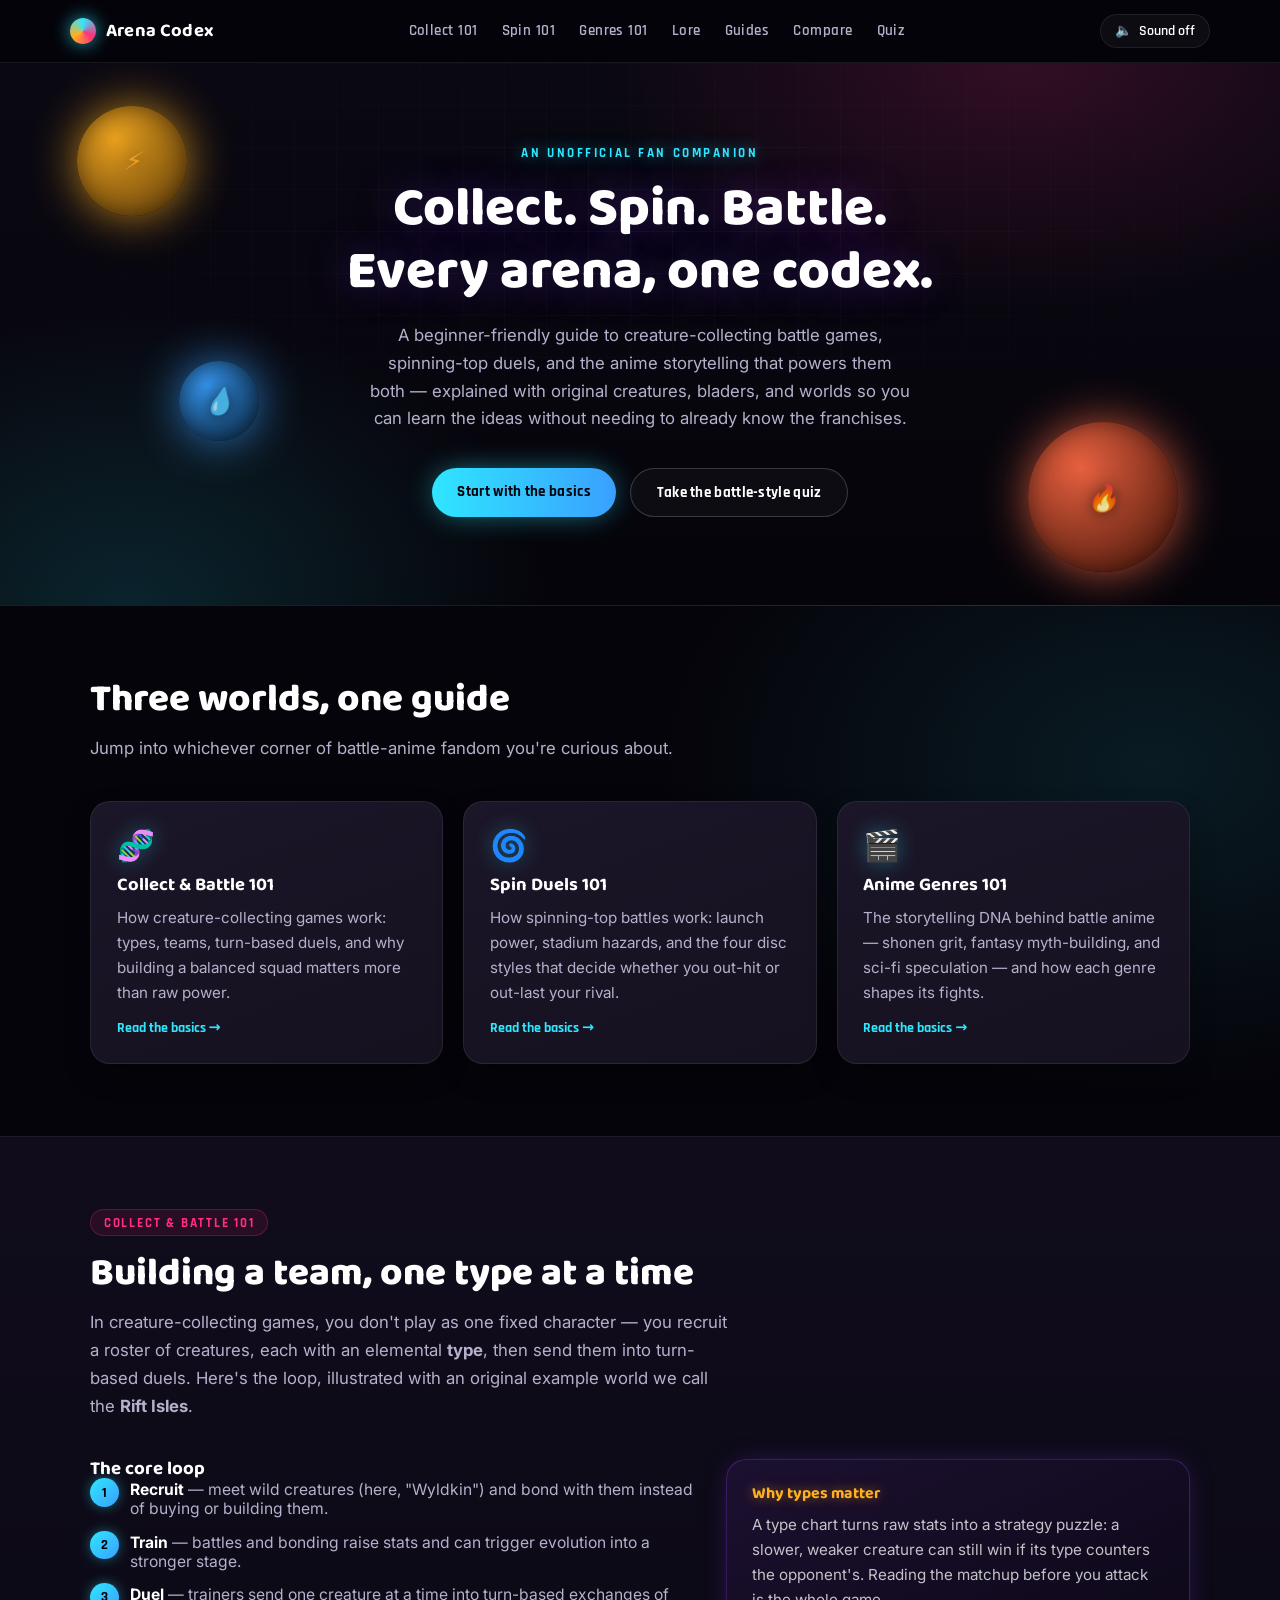
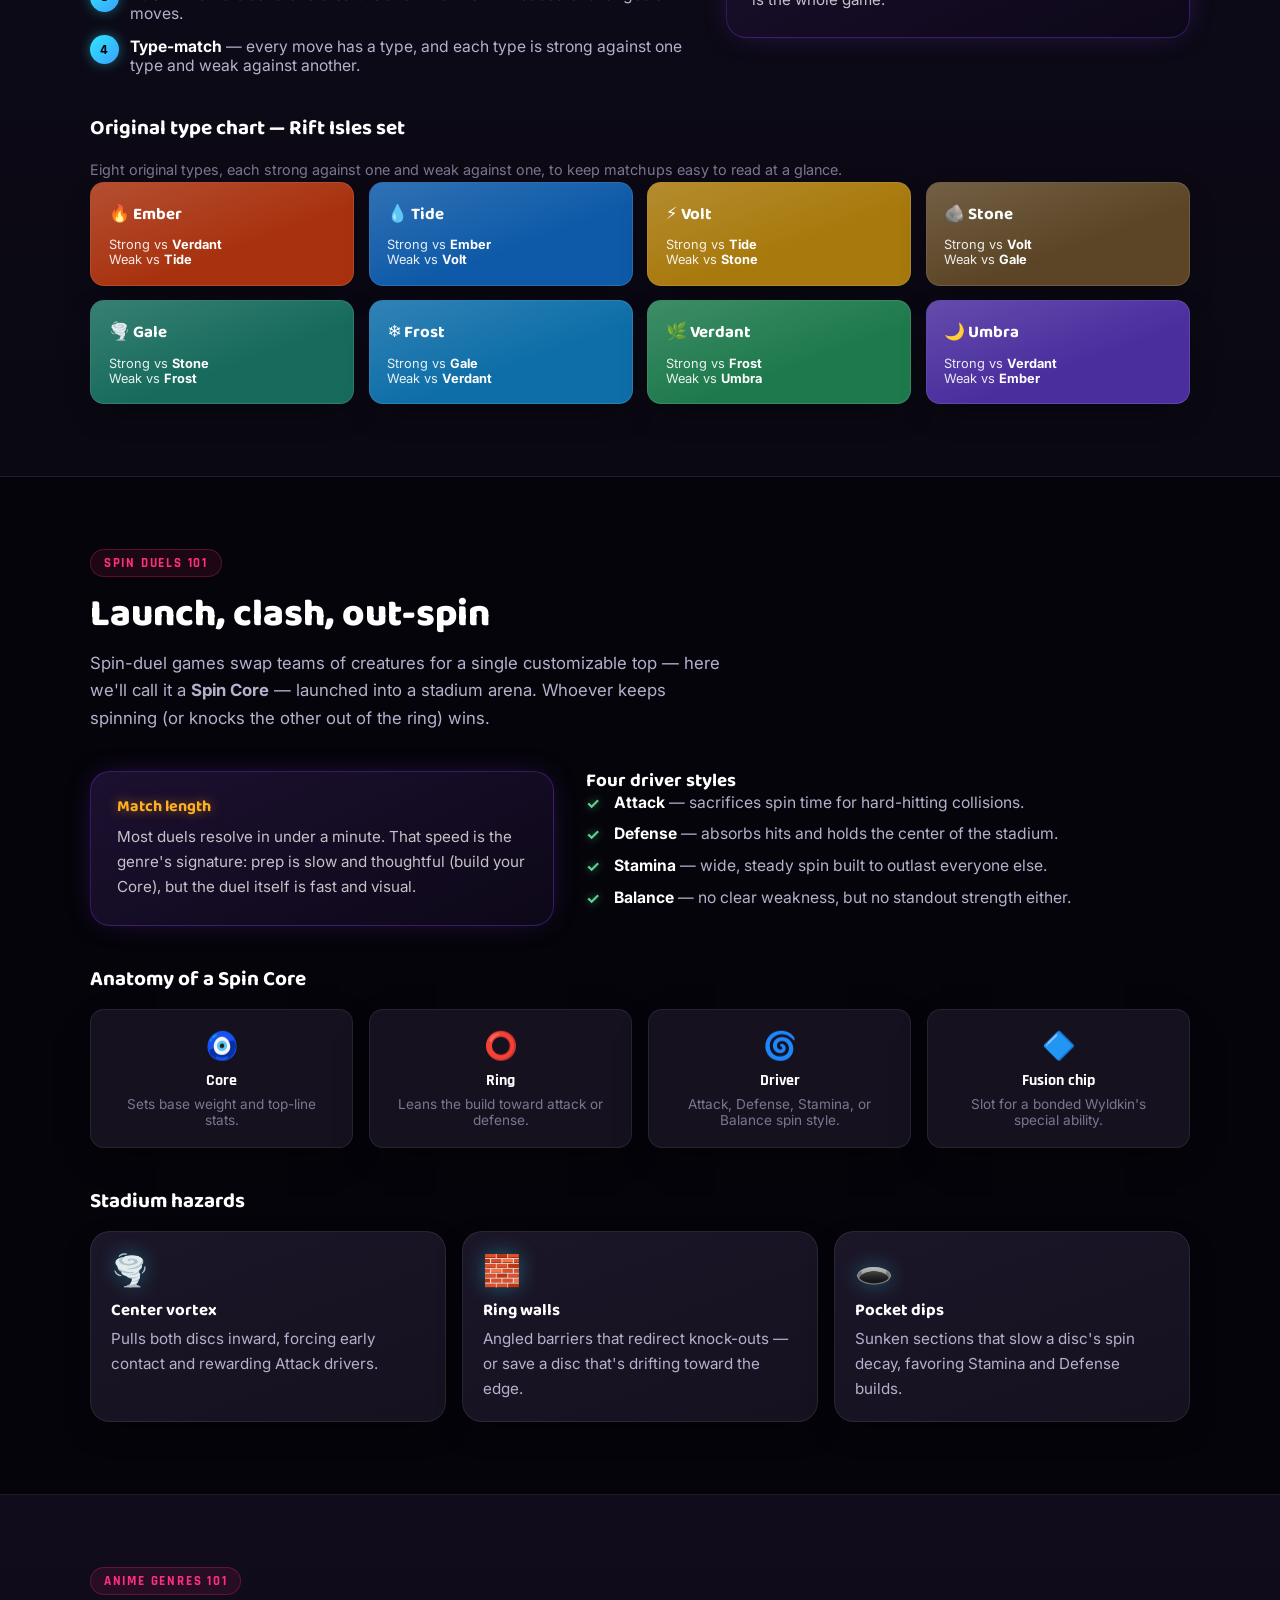
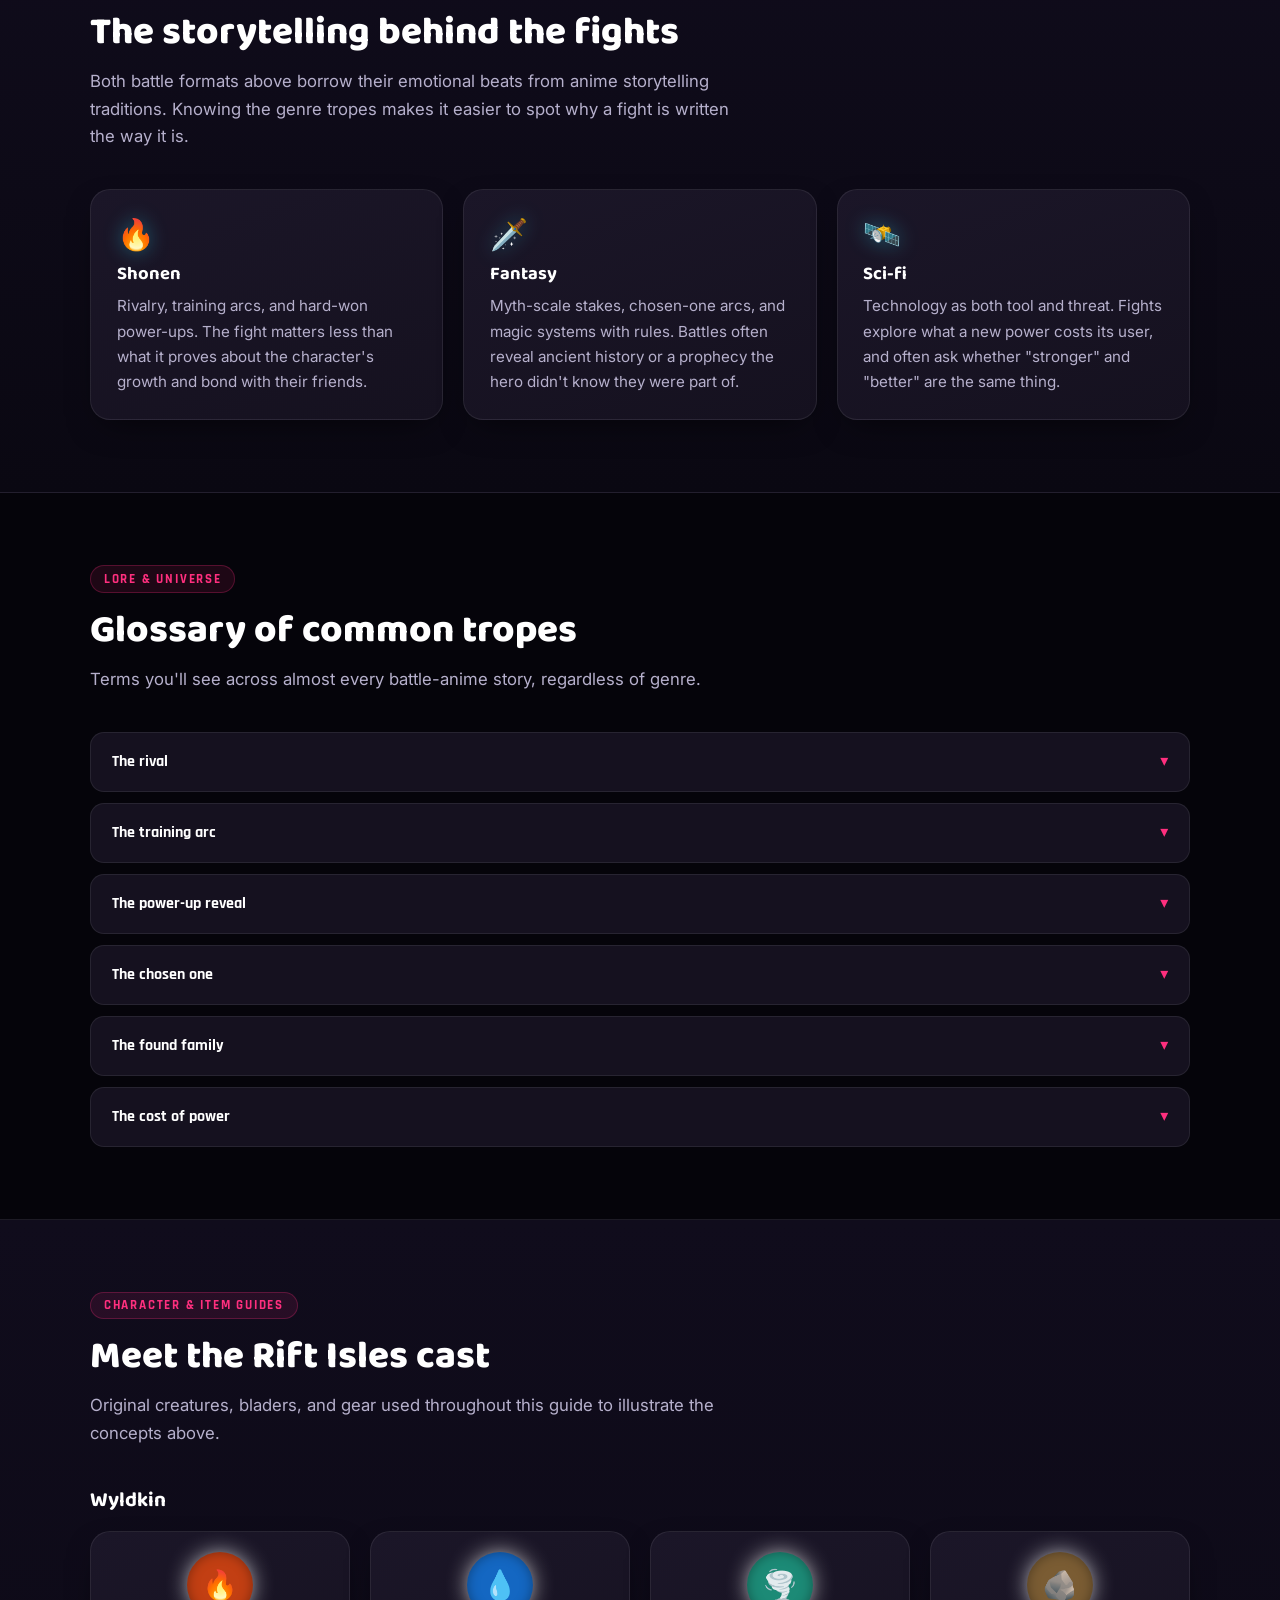
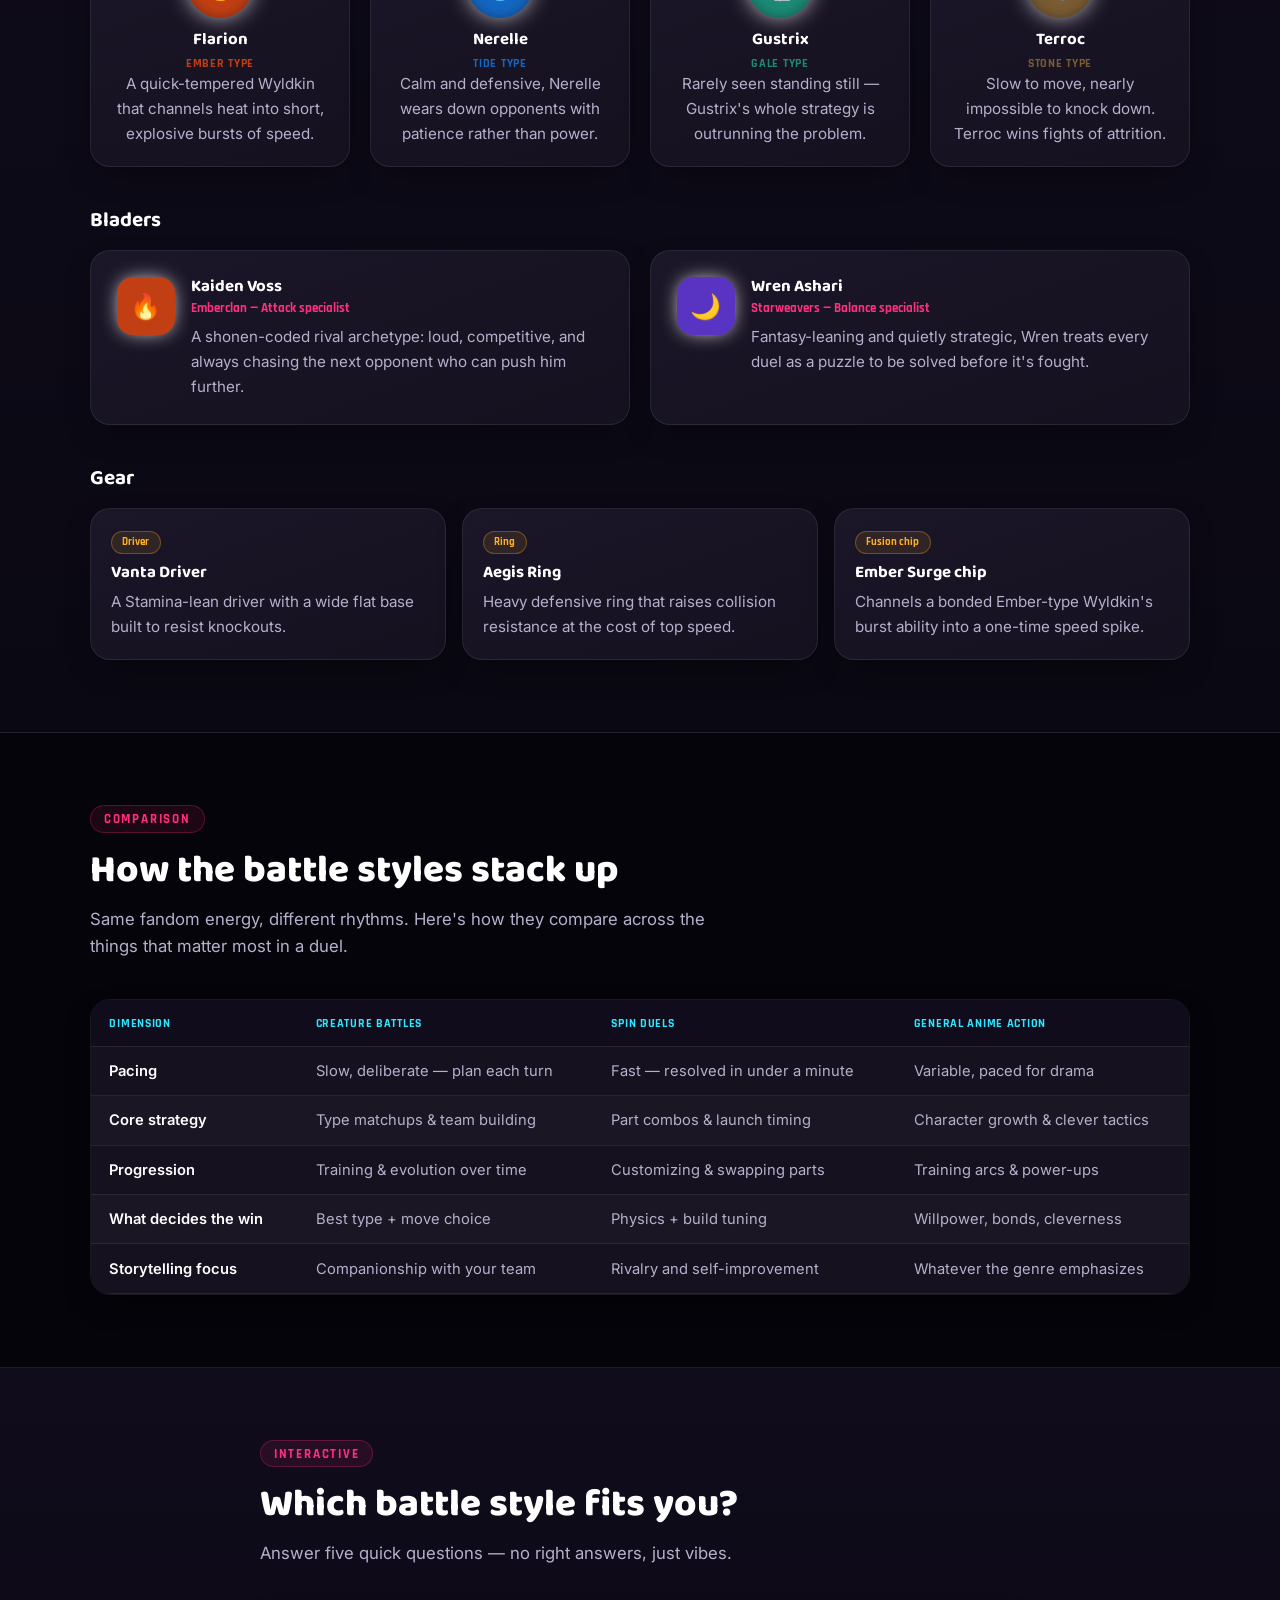
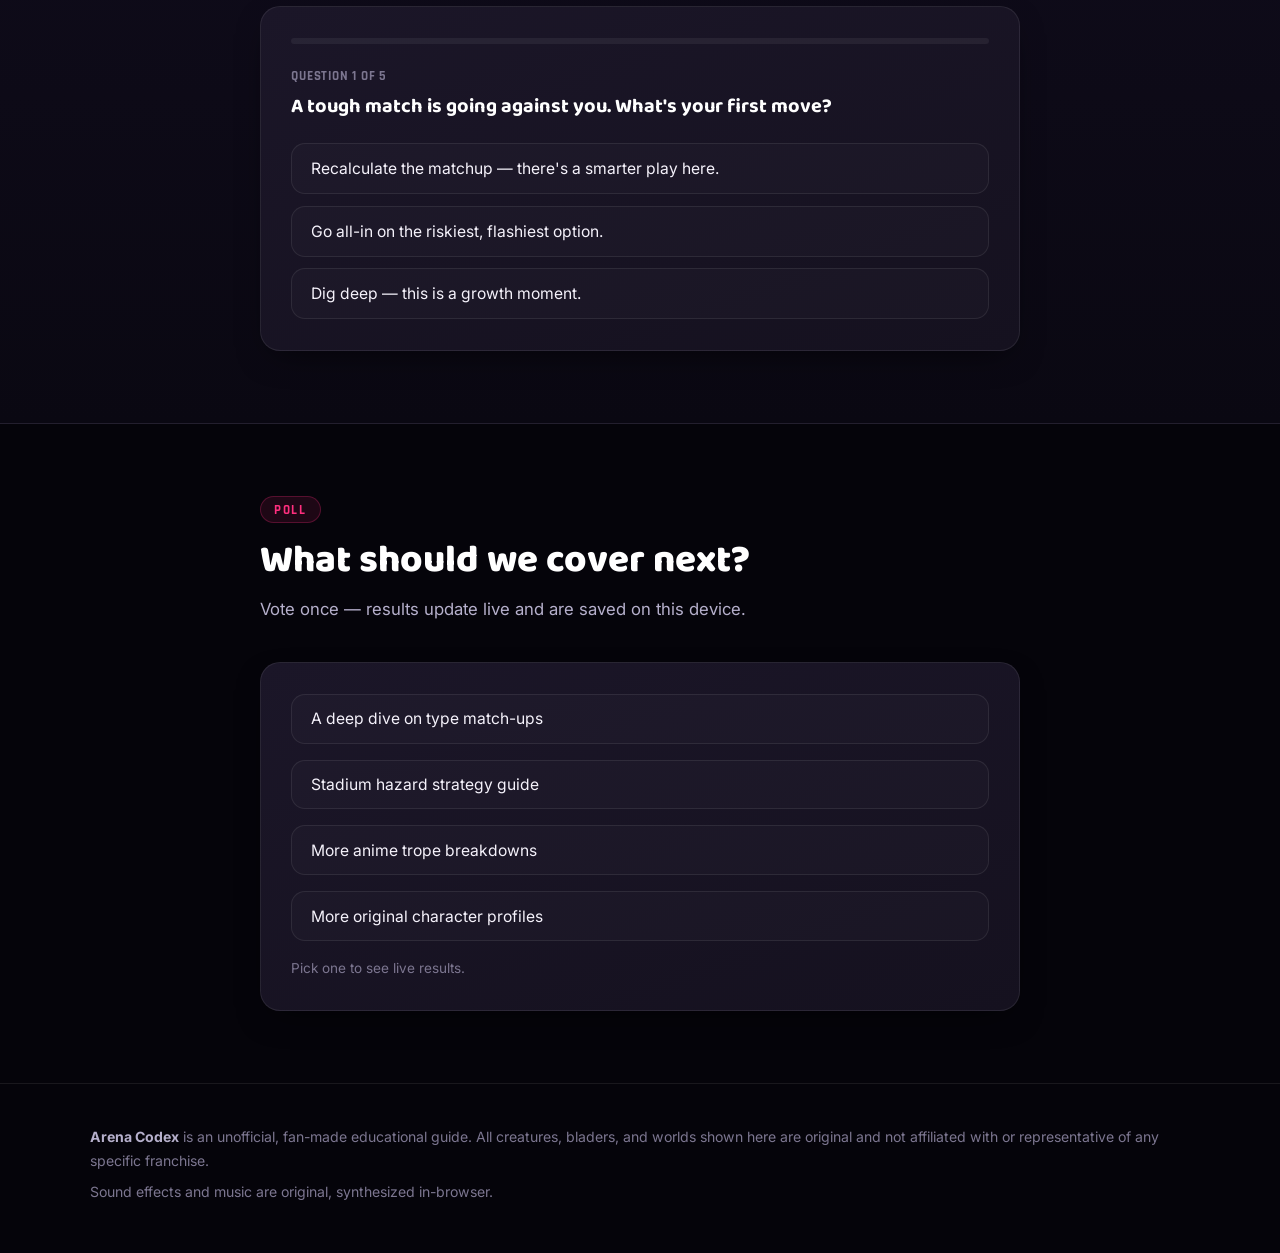
<file: index.html>
<!DOCTYPE html>
<html lang="en">
<head>
<meta charset="UTF-8">
<meta name="viewport" content="width=device-width, initial-scale=1.0">
<title>Arena Codex — Collect. Spin. Battle.</title>
<meta name="description" content="A fan's guide to creature-collecting battles, spinning top duels, and anime storytelling — with original characters, lore, quizzes, and infographics.">
<link rel="preconnect" href="https://fonts.googleapis.com">
<link rel="preconnect" href="https://fonts.gstatic.com" crossorigin>
<link href="https://fonts.googleapis.com/css2?family=Baloo+2:wght@500;700;800&family=Rajdhani:wght@500;600;700&family=Inter:wght@400;500;600&display=swap" rel="stylesheet">
<style>
:root {
  --void: #05040a;
  --bg-0: #0a0812;
  --bg-1: #100c1c;
  --bg-2: #17121f;
  --card-bg: #15111f;
  --card-bg-2: #1b1628;

  --cyan: #2fe6ff;
  --cyan-dim: #17a8bf;
  --magenta: #ff2f7e;
  --magenta-dim: #b81f5c;
  --gold: #ffb020;
  --violet: #8a3ffc;
  --coral: #ff6a45;
  --blue: #3aa0ff;
  --green: #5ad48f;

  --text-primary: #f5f2fb;
  --text-mid: #b6b0cc;
  --text-mute: #7c7690;
  --border-soft: rgba(255, 255, 255, 0.08);
  --border-strong: rgba(255, 255, 255, 0.18);
  --border-glow: rgba(47, 230, 255, 0.35);

  --font-display: 'Baloo 2', system-ui, sans-serif;
  --font-tag: 'Rajdhani', system-ui, sans-serif;
  --font-body: 'Inter', system-ui, sans-serif;

  --radius-lg: 20px;
  --radius-md: 14px;
  --shadow-card: 0 12px 34px -14px rgba(0, 0, 0, 0.7);
  --shadow-pop: 0 20px 50px -16px rgba(0, 0, 0, 0.85);
  --glow-cyan: 0 0 24px -4px rgba(47, 230, 255, 0.45);
  --glow-magenta: 0 0 24px -4px rgba(255, 47, 126, 0.45);
  --glow-gold: 0 0 24px -4px rgba(255, 176, 32, 0.4);
}

* { box-sizing: border-box; }
html { scroll-behavior: smooth; }
body {
  margin: 0;
  font-family: var(--font-body);
  color: var(--text-primary);
  background:
    radial-gradient(ellipse 900px 500px at 15% -5%, rgba(138, 63, 252, 0.16), transparent 60%),
    radial-gradient(ellipse 900px 600px at 90% 10%, rgba(47, 230, 255, 0.10), transparent 55%),
    var(--void);
  -webkit-font-smoothing: antialiased;
}
img { max-width: 100%; display: block; }
a { color: inherit; text-decoration: none; }
h1, h2, h3, h4 { font-family: var(--font-display); margin: 0; line-height: 1.15; }
p { margin: 0; line-height: 1.65; color: var(--text-mid); }
ul, ol { margin: 0; padding: 0; }
button { font-family: var(--font-body); cursor: pointer; }

.muted-note { color: var(--text-mute); font-size: 0.9rem; }

/* ---------- Header ---------- */
.site-header {
  position: sticky; top: 0; z-index: 100;
  background: rgba(5, 4, 10, 0.85);
  backdrop-filter: blur(14px);
  border-bottom: 1px solid var(--border-soft);
}
.header-inner {
  max-width: 1180px; margin: 0 auto; padding: 0.85rem 1.25rem;
  display: flex; align-items: center; justify-content: space-between; gap: 1rem;
}
.brand {
  display: flex; align-items: center; gap: 10px;
  font-family: var(--font-display); font-weight: 700; font-size: 1.15rem; color: #fff;
  letter-spacing: 0.01em;
}
.brand-disc {
  width: 26px; height: 26px; border-radius: 50%;
  background: conic-gradient(from 0deg, var(--cyan), var(--magenta), var(--gold), var(--cyan));
  box-shadow: 0 0 18px rgba(47, 230, 255, 0.7);
  animation: spin 4s linear infinite;
}
.main-nav { display: flex; gap: 1.5rem; }
.main-nav a {
  color: var(--text-mid); font-family: var(--font-tag); font-weight: 600;
  font-size: 0.95rem; letter-spacing: 0.03em; padding: 0.4rem 0; position: relative;
  transition: color 0.2s ease;
}
.main-nav a::after {
  content: ""; position: absolute; left: 0; bottom: -2px; height: 2px; width: 0;
  background: linear-gradient(90deg, var(--cyan), var(--magenta));
  box-shadow: 0 0 8px rgba(47, 230, 255, 0.8);
  transition: width 0.25s ease;
}
.main-nav a:hover { color: #fff; }
.main-nav a:hover::after { width: 100%; }

.header-actions { display: flex; align-items: center; gap: 0.6rem; }
.icon-btn {
  background: rgba(255,255,255,0.04); border: 1px solid var(--border-soft);
  color: #fff; border-radius: 999px; padding: 0.45rem 0.9rem;
  display: flex; align-items: center; gap: 0.4rem; font-size: 0.85rem;
  font-family: var(--font-tag); font-weight: 600; transition: all 0.2s ease;
}
.icon-btn:hover { background: rgba(255,255,255,0.09); border-color: var(--border-strong); }
.icon-btn[aria-pressed="true"] {
  background: linear-gradient(90deg, var(--cyan), var(--magenta));
  border-color: transparent; color: #05040a; box-shadow: var(--glow-cyan);
}
.sound-label { display: none; }

.menu-btn { display: none; flex-direction: column; gap: 4px; padding: 0.55rem 0.6rem; }
.menu-btn span { width: 18px; height: 2px; background: #fff; border-radius: 2px; }

/* ---------- Hero ---------- */
.hero {
  position: relative; overflow: hidden;
  background:
    radial-gradient(ellipse 700px 420px at 80% 0%, rgba(255, 47, 126, 0.16), transparent 60%),
    radial-gradient(ellipse 700px 500px at 10% 100%, rgba(47, 230, 255, 0.14), transparent 60%),
    linear-gradient(180deg, var(--bg-0), var(--void));
  padding: 5rem 1.25rem 5.5rem;
  color: #fff;
  border-bottom: 1px solid var(--border-soft);
}
.hero::before {
  content: "";
  position: absolute; inset: 0;
  background-image:
    linear-gradient(rgba(255,255,255,0.035) 1px, transparent 1px),
    linear-gradient(90deg, rgba(255,255,255,0.035) 1px, transparent 1px);
  background-size: 42px 42px;
  mask-image: radial-gradient(ellipse 80% 60% at 50% 30%, black, transparent 75%);
  pointer-events: none;
}
.hero-inner { max-width: 640px; margin: 0 auto; position: relative; z-index: 2; text-align: center; }
.eyebrow {
  font-family: var(--font-tag); text-transform: uppercase; letter-spacing: 0.2em;
  font-size: 0.8rem; color: var(--cyan); margin-bottom: 0.9rem; font-weight: 700;
  text-shadow: 0 0 16px rgba(47, 230, 255, 0.6);
}
.hero h1 {
  font-size: clamp(2.1rem, 6.5vw, 3.4rem); font-weight: 800; margin-bottom: 1.2rem;
  text-shadow: 0 0 40px rgba(138, 63, 252, 0.35);
}
.hero-sub { color: var(--text-mid); font-size: 1.05rem; max-width: 540px; margin: 0 auto 2.2rem; }
.hero-cta { display: flex; gap: 0.85rem; justify-content: center; flex-wrap: wrap; }

.btn {
  font-family: var(--font-tag); font-weight: 700; font-size: 0.95rem;
  padding: 0.85rem 1.6rem; border-radius: 999px; border: none; letter-spacing: 0.02em;
  transition: transform 0.15s ease, box-shadow 0.15s ease;
}
.btn:active { transform: scale(0.97); }
.btn-primary {
  background: linear-gradient(90deg, var(--cyan), var(--blue));
  color: #05040a; box-shadow: 0 0 30px -6px rgba(47, 230, 255, 0.65);
}
.btn-primary:hover { box-shadow: 0 0 40px -4px rgba(47, 230, 255, 0.85); transform: translateY(-1px); }
.btn-ghost {
  background: rgba(255,255,255,0.03); color: #fff; border: 1px solid var(--border-strong);
}
.btn-ghost:hover { background: rgba(255,255,255,0.08); border-color: var(--magenta); box-shadow: var(--glow-magenta); }

.hero-visual { position: absolute; inset: 0; z-index: 1; pointer-events: none; }
.disc {
  position: absolute; border-radius: 50%; display: flex; align-items: center; justify-content: center;
  font-size: 1.6rem; opacity: 0.9; animation: float 6s ease-in-out infinite, spin 8s linear infinite;
  box-shadow: 0 0 50px -4px currentColor, inset 0 0 20px rgba(0,0,0,0.4);
}
.disc-a { width: 110px; height: 110px; top: 8%; left: 6%; background: radial-gradient(circle at 35% 30%, var(--gold), #5c3a08); color: var(--gold); animation-duration: 7s, 6s; }
.disc-b { width: 150px; height: 150px; bottom: 6%; right: 8%; background: radial-gradient(circle at 35% 30%, var(--coral), #3f1206); color: var(--coral); animation-duration: 9s, 10s; animation-delay: 0.6s; }
.disc-c { width: 80px; height: 80px; top: 55%; left: 14%; background: radial-gradient(circle at 35% 30%, var(--blue), #072038); color: var(--blue); animation-duration: 5.5s, 7s; animation-delay: 1.2s; }
.core-glyph { filter: drop-shadow(0 0 8px rgba(0,0,0,0.6)); }

@keyframes spin { to { transform: rotate(360deg); } }
@keyframes float { 0%, 100% { transform: translateY(0); } 50% { transform: translateY(-16px); } }

/* ---------- Sections ---------- */
.section { padding: 4.5rem 1.25rem; position: relative; }
.section.alt { background: linear-gradient(180deg, var(--bg-1), var(--bg-0)); border-top: 1px solid var(--border-soft); border-bottom: 1px solid var(--border-soft); }
.section-inner { max-width: 1100px; margin: 0 auto; }
.section-inner.narrow { max-width: 760px; }
.section-tag {
  display: inline-block; font-family: var(--font-tag); font-weight: 700; font-size: 0.8rem;
  letter-spacing: 0.14em; text-transform: uppercase; color: var(--magenta);
  background: rgba(255, 47, 126, 0.1); border: 1px solid rgba(255, 47, 126, 0.25);
  padding: 0.3rem 0.8rem; border-radius: 999px; margin-bottom: 1rem;
}
.section-title { font-size: clamp(1.7rem, 4.2vw, 2.4rem); font-weight: 800; margin-bottom: 0.8rem; color: #fff; }
.section-lead { max-width: 640px; margin-bottom: 2.4rem; font-size: 1.05rem; }
.sub-heading { font-size: 1.3rem; margin: 2.6rem 0 1.1rem; font-weight: 700; color: #fff; }

/* ---------- Cards ---------- */
.card-grid { display: grid; gap: 1.25rem; }
.card-grid.two { grid-template-columns: repeat(2, 1fr); }
.card-grid.three { grid-template-columns: repeat(3, 1fr); }
.card-grid.four { grid-template-columns: repeat(4, 1fr); }
.card-grid.tight { gap: 1rem; }

.card {
  background: linear-gradient(160deg, var(--card-bg-2), var(--card-bg));
  border-radius: var(--radius-lg); padding: 1.6rem;
  box-shadow: var(--shadow-card); border: 1px solid var(--border-soft);
  transition: transform 0.2s ease, box-shadow 0.2s ease, border-color 0.2s ease;
}
.card:hover { transform: translateY(-5px); box-shadow: var(--shadow-pop), var(--glow-cyan); border-color: var(--border-glow); }
.card.small { padding: 1.25rem; }
.card-icon { font-size: 1.9rem; margin-bottom: 0.7rem; filter: drop-shadow(0 0 10px rgba(47,230,255,0.35)); }
.card h3 { font-size: 1.15rem; margin-bottom: 0.5rem; color: #fff; }
.card h4 { font-size: 1.05rem; margin-bottom: 0.4rem; color: #fff; }
.card p { font-size: 0.95rem; }
.card-link {
  display: inline-block; margin-top: 0.9rem; font-family: var(--font-tag); font-weight: 700;
  font-size: 0.9rem; color: var(--cyan);
}

/* ---------- Two column / lists ---------- */
.two-col { display: grid; grid-template-columns: 1.3fr 1fr; gap: 2rem; align-items: start; margin-bottom: 1rem; }
.two-col.reverse { grid-template-columns: 1fr 1.3fr; }
.two-col.reverse .infobox { order: 1; }
.two-col.reverse > div:last-child { order: 2; }
.two-col h3 { color: #fff; }

.step-list { list-style: none; counter-reset: step; display: flex; flex-direction: column; gap: 0.9rem; }
.step-list li { counter-increment: step; padding-left: 2.5rem; position: relative; color: var(--text-mid); font-size: 0.98rem; }
.step-list li strong { color: #fff; }
.step-list li::before {
  content: counter(step); position: absolute; left: 0; top: -2px; width: 1.8rem; height: 1.8rem;
  border-radius: 50%; background: linear-gradient(135deg, var(--cyan), var(--blue)); color: #05040a;
  font-family: var(--font-tag); font-weight: 700; display: flex; align-items: center; justify-content: center;
  font-size: 0.9rem; box-shadow: 0 0 14px -2px rgba(47, 230, 255, 0.6);
}
.check-list { list-style: none; display: flex; flex-direction: column; gap: 0.8rem; }
.check-list li { padding-left: 1.7rem; position: relative; color: var(--text-mid); font-size: 0.98rem; }
.check-list li strong { color: #fff; }
.check-list li::before {
  content: "✓"; position: absolute; left: 0; top: 1px; color: var(--green); font-weight: 700;
  text-shadow: 0 0 8px rgba(90, 212, 143, 0.7);
}

.infobox {
  background: linear-gradient(155deg, #1c1030, #0d0818);
  border: 1px solid rgba(138, 63, 252, 0.3);
  color: #fff; border-radius: var(--radius-lg); padding: 1.6rem;
  box-shadow: 0 0 30px -12px rgba(138, 63, 252, 0.5);
}
.infobox h4 { color: var(--gold); margin-bottom: 0.5rem; text-shadow: 0 0 12px rgba(255, 176, 32, 0.5); }
.infobox p { color: rgba(255,255,255,0.75); font-size: 0.95rem; }

/* ---------- Type chart ---------- */
.type-chart { display: grid; grid-template-columns: repeat(4, 1fr); gap: 0.9rem; }
.type-tile {
  border-radius: var(--radius-md); padding: 1.1rem; color: #fff; position: relative; overflow: hidden;
  box-shadow: var(--shadow-card); border: 1px solid rgba(255,255,255,0.12);
}
.type-tile::after {
  content: ""; position: absolute; inset: 0;
  background: linear-gradient(160deg, rgba(255,255,255,0.14), transparent 60%);
  pointer-events: none;
}
.type-tile .t-name { font-family: var(--font-display); font-weight: 700; font-size: 1.05rem; display: flex; align-items: center; gap: 0.4rem; }
.type-tile .t-rel { font-size: 0.8rem; margin-top: 0.6rem; color: rgba(255,255,255,0.9); }
.type-tile .t-rel b { color: #fff; }

/* ---------- Parts diagram ---------- */
.parts-diagram { display: grid; grid-template-columns: repeat(4, 1fr); gap: 1rem; }
.part-tile {
  background: var(--card-bg); border: 1px solid var(--border-soft); border-radius: var(--radius-md);
  padding: 1.2rem; text-align: center; box-shadow: var(--shadow-card);
  transition: border-color 0.2s ease, box-shadow 0.2s ease;
}
.part-tile:hover { border-color: var(--border-glow); box-shadow: var(--shadow-card), var(--glow-cyan); }
.part-tile .p-icon { font-size: 1.7rem; margin-bottom: 0.5rem; }
.part-tile .p-name { font-family: var(--font-tag); font-weight: 700; margin-bottom: 0.3rem; color: #fff; }
.part-tile .p-desc { font-size: 0.85rem; color: var(--text-mute); }

/* ---------- Accordion ---------- */
.accordion { display: flex; flex-direction: column; gap: 0.7rem; }
.acc-item { background: var(--card-bg); border-radius: var(--radius-md); border: 1px solid var(--border-soft); overflow: hidden; transition: border-color 0.2s ease; }
.acc-item.open { border-color: rgba(255, 47, 126, 0.4); }
.acc-trigger {
  width: 100%; background: none; border: none; padding: 1.15rem 1.3rem; text-align: left;
  display: flex; justify-content: space-between; align-items: center; font-family: var(--font-tag);
  font-weight: 700; font-size: 1rem; color: #fff;
}
.acc-trigger .chev { transition: transform 0.2s ease; color: var(--magenta); }
.acc-item.open .acc-trigger .chev { transform: rotate(180deg); }
.acc-panel { max-height: 0; overflow: hidden; transition: max-height 0.25s ease; }
.acc-panel-inner { padding: 0 1.3rem 1.15rem; font-size: 0.95rem; color: var(--text-mid); }

/* ---------- Creature / blader / gear cards ---------- */
.wyld-card { text-align: center; }
.wyld-avatar {
  width: 66px; height: 66px; border-radius: 50%; margin: 0 auto 0.8rem;
  display: flex; align-items: center; justify-content: center; font-size: 1.8rem; color: #fff;
  box-shadow: 0 0 24px -4px currentColor, inset 0 0 12px rgba(0,0,0,0.35);
}
.wyld-type { font-size: 0.75rem; font-family: var(--font-tag); font-weight: 700; letter-spacing: 0.06em; text-transform: uppercase; margin-top: 0.3rem; }

.blader-card { display: flex; gap: 1rem; align-items: flex-start; }
.blader-avatar {
  width: 58px; height: 58px; border-radius: 16px; flex-shrink: 0;
  display: flex; align-items: center; justify-content: center; font-size: 1.55rem; color: #fff;
  box-shadow: 0 0 20px -4px currentColor;
}
.blader-info h4 { margin-bottom: 0.2rem; }
.blader-role { font-size: 0.8rem; color: var(--magenta); font-family: var(--font-tag); font-weight: 700; margin-bottom: 0.5rem; }

.gear-card { text-align: left; }
.gear-tag {
  display: inline-block; font-size: 0.7rem; font-family: var(--font-tag); font-weight: 700;
  padding: 0.2rem 0.65rem; border-radius: 999px; background: rgba(255,176,32,0.1);
  border: 1px solid rgba(255,176,32,0.3); color: var(--gold); margin-bottom: 0.6rem;
}

/* ---------- Compare table ---------- */
.table-wrap { overflow-x: auto; border-radius: var(--radius-lg); box-shadow: var(--shadow-card); border: 1px solid var(--border-soft); }
.compare-table { width: 100%; border-collapse: collapse; background: var(--card-bg); min-width: 640px; }
.compare-table th, .compare-table td { padding: 0.95rem 1.15rem; text-align: left; font-size: 0.92rem; border-bottom: 1px solid var(--border-soft); }
.compare-table thead th {
  font-family: var(--font-tag); text-transform: uppercase; font-size: 0.75rem; letter-spacing: 0.06em;
  color: var(--cyan); background: var(--bg-1);
}
.compare-table tbody td { color: var(--text-mid); }
.compare-table tbody td:first-child { font-weight: 600; color: #fff; }
.compare-table tbody tr:nth-child(even) { background: rgba(255,255,255,0.02); }
.compare-table tbody tr:hover { background: rgba(47, 230, 255, 0.05); }

/* ---------- Quiz ---------- */
.quiz-app {
  background: linear-gradient(160deg, var(--card-bg-2), var(--card-bg));
  border-radius: var(--radius-lg); padding: 1.9rem; box-shadow: var(--shadow-card);
  border: 1px solid var(--border-soft);
}
.quiz-progress { height: 6px; background: rgba(255,255,255,0.06); border-radius: 999px; overflow: hidden; margin-bottom: 1.5rem; }
.quiz-progress-bar { height: 100%; background: linear-gradient(90deg, var(--cyan), var(--magenta)); width: 0%; transition: width 0.3s ease; box-shadow: 0 0 12px rgba(47,230,255,0.6); }
.quiz-q-count { font-family: var(--font-tag); font-size: 0.8rem; color: var(--text-mute); margin-bottom: 0.4rem; font-weight: 700; letter-spacing: 0.06em; text-transform: uppercase; }
.quiz-question { font-size: 1.25rem; font-weight: 700; margin-bottom: 1.3rem; font-family: var(--font-display); color: #fff; }
.quiz-options { display: flex; flex-direction: column; gap: 0.7rem; }
.quiz-option {
  text-align: left; padding: 0.95rem 1.15rem; border-radius: var(--radius-md); border: 1.5px solid var(--border-soft);
  background: rgba(255,255,255,0.02); font-size: 0.98rem; color: var(--text-primary);
  transition: border-color 0.15s ease, background 0.15s ease, box-shadow 0.15s ease;
}
.quiz-option:hover { border-color: var(--cyan); background: rgba(47, 230, 255, 0.06); box-shadow: var(--glow-cyan); }
.quiz-result { text-align: center; }
.quiz-result .r-icon { font-size: 2.7rem; margin-bottom: 0.8rem; filter: drop-shadow(0 0 16px rgba(255,47,126,0.5)); }
.quiz-result h3 { font-size: 1.45rem; margin-bottom: 0.6rem; color: #fff; }
.quiz-result p { max-width: 460px; margin: 0 auto 1.4rem; }
.quiz-restart { margin-top: 0.5rem; }

/* ---------- Poll ---------- */
.poll-app {
  background: linear-gradient(160deg, var(--card-bg-2), var(--card-bg));
  border-radius: var(--radius-lg); padding: 1.9rem; box-shadow: var(--shadow-card);
  border: 1px solid var(--border-soft);
}
.poll-option { margin-bottom: 1rem; }
.poll-option-btn {
  width: 100%; text-align: left; padding: 0.9rem 1.15rem; border-radius: var(--radius-md);
  border: 1.5px solid var(--border-soft); background: rgba(255,255,255,0.02); font-size: 0.98rem; color: var(--text-primary);
  display: flex; justify-content: space-between; align-items: center; gap: 1rem;
  transition: border-color 0.15s ease, box-shadow 0.15s ease;
}
.poll-option-btn:hover { border-color: var(--magenta); box-shadow: var(--glow-magenta); }
.poll-bar-track { height: 8px; border-radius: 999px; background: rgba(255,255,255,0.06); margin-top: 0.5rem; overflow: hidden; }
.poll-bar-fill { height: 100%; background: linear-gradient(90deg, var(--gold), var(--coral)); width: 0%; transition: width 0.4s ease; box-shadow: 0 0 10px rgba(255,176,32,0.6); }
.poll-pct { font-family: var(--font-tag); font-weight: 700; font-size: 0.85rem; color: var(--text-mute); }
.poll-voted-note { font-size: 0.85rem; color: var(--text-mute); margin-top: 0.6rem; }

/* ---------- Toast ---------- */
.toast {
  position: fixed; bottom: 18px; left: 50%; transform: translateX(-50%) translateY(20px);
  background: linear-gradient(135deg, var(--card-bg-2), var(--card-bg));
  border: 1px solid var(--border-glow);
  color: #fff; padding: 0.7rem 1.2rem; border-radius: 999px;
  font-family: var(--font-tag); font-weight: 600; font-size: 0.9rem; opacity: 0; pointer-events: none;
  transition: opacity 0.25s ease, transform 0.25s ease; z-index: 200; box-shadow: var(--shadow-pop), var(--glow-cyan);
}
.toast.show { opacity: 1; transform: translateX(-50%) translateY(0); }

/* ---------- Footer ---------- */
.site-footer { background: var(--void); color: var(--text-mute); padding: 2.6rem 1.25rem; border-top: 1px solid var(--border-soft); }
.footer-inner { max-width: 1100px; margin: 0 auto; }
.footer-inner p { color: var(--text-mute); font-size: 0.88rem; margin-bottom: 0.5rem; }
.footer-inner strong { color: var(--text-mid); }

/* ---------- Responsive ---------- */
@media (max-width: 880px) {
  .card-grid.three { grid-template-columns: repeat(2, 1fr); }
  .card-grid.four { grid-template-columns: repeat(2, 1fr); }
  .two-col, .two-col.reverse { grid-template-columns: 1fr; }
  .two-col.reverse .infobox { order: 2; }
  .two-col.reverse > div:last-child { order: 1; }
  .type-chart { grid-template-columns: repeat(2, 1fr); }
  .parts-diagram { grid-template-columns: repeat(2, 1fr); }
}

@media (max-width: 640px) {
  .main-nav {
    position: fixed; top: 62px; left: 0; right: 0; background: var(--void);
    flex-direction: column; padding: 1rem 1.25rem; gap: 0; max-height: 0; overflow: hidden;
    transition: max-height 0.25s ease; border-bottom: 1px solid var(--border-soft);
  }
  .main-nav.open { max-height: 400px; }
  .main-nav a { padding: 0.85rem 0; border-bottom: 1px solid var(--border-soft); }
  .menu-btn { display: flex; }
  .sound-label { display: none; }
  .card-grid.two, .card-grid.three, .card-grid.four { grid-template-columns: 1fr; }
  .type-chart, .parts-diagram { grid-template-columns: 1fr; }
  .blader-card { flex-direction: column; align-items: flex-start; }
  .hero { padding: 3.5rem 1.1rem 4rem; }
  .disc-a { width: 70px; height: 70px; }
  .disc-b { width: 100px; height: 100px; }
  .disc-c { width: 54px; height: 54px; }
}

@media (min-width: 641px) {
  .sound-label { display: inline; }
}

</style>
</head>
<body>

<div id="toast" class="toast" aria-live="polite"></div>

<header class="site-header">
  <div class="header-inner">
    <a href="#top" class="brand">
      <span class="brand-disc" aria-hidden="true"></span>
      Arena Codex
    </a>

    <nav id="main-nav" class="main-nav">
      <a href="#collect101">Collect 101</a>
      <a href="#spin101">Spin 101</a>
      <a href="#genres101">Genres 101</a>
      <a href="#lore">Lore</a>
      <a href="#guides">Guides</a>
      <a href="#compare">Compare</a>
      <a href="#quiz">Quiz</a>
    </nav>

    <div class="header-actions">
      <button id="sound-toggle" class="icon-btn" type="button" aria-pressed="false">
        <span class="sound-icon">🔈</span>
        <span class="sound-label">Sound off</span>
      </button>
      <button id="nav-toggle" class="icon-btn menu-btn" type="button" aria-expanded="false" aria-controls="main-nav">
        <span></span><span></span><span></span>
      </button>
    </div>
  </div>
</header>

<main id="top">

  <!-- HERO -->
  <section class="hero">
    <div class="hero-inner">
      <p class="eyebrow">an unofficial fan companion</p>
      <h1>Collect. Spin. Battle.<br>Every arena, one codex.</h1>
      <p class="hero-sub">
        A beginner-friendly guide to creature-collecting battle games, spinning-top duels,
        and the anime storytelling that powers them both — explained with original
        creatures, bladers, and worlds so you can learn the ideas without needing to
        already know the franchises.
      </p>
      <div class="hero-cta">
        <a href="#collect101" class="btn btn-primary">Start with the basics</a>
        <a href="#quiz" class="btn btn-ghost">Take the battle-style quiz</a>
      </div>
    </div>
    <div class="hero-visual" aria-hidden="true">
      <div class="disc disc-a"><i class="core-glyph">⚡</i></div>
      <div class="disc disc-b"><i class="core-glyph">🔥</i></div>
      <div class="disc disc-c"><i class="core-glyph">💧</i></div>
    </div>
  </section>

  <!-- OVERVIEW -->
  <section class="section" id="overview">
    <div class="section-inner">
      <h2 class="section-title">Three worlds, one guide</h2>
      <p class="section-lead">Jump into whichever corner of battle-anime fandom you're curious about.</p>
      <div class="card-grid three">
        <article class="card">
          <div class="card-icon">🧬</div>
          <h3>Collect &amp; Battle 101</h3>
          <p>How creature-collecting games work: types, teams, turn-based duels, and why building
          a balanced squad matters more than raw power.</p>
          <a href="#collect101" class="card-link">Read the basics →</a>
        </article>
        <article class="card">
          <div class="card-icon">🌀</div>
          <h3>Spin Duels 101</h3>
          <p>How spinning-top battles work: launch power, stadium hazards, and the four disc
          styles that decide whether you out-hit or out-last your rival.</p>
          <a href="#spin101" class="card-link">Read the basics →</a>
        </article>
        <article class="card">
          <div class="card-icon">🎬</div>
          <h3>Anime Genres 101</h3>
          <p>The storytelling DNA behind battle anime — shonen grit, fantasy myth-building,
          and sci-fi speculation — and how each genre shapes its fights.</p>
          <a href="#genres101" class="card-link">Read the basics →</a>
        </article>
      </div>
    </div>
  </section>

  <!-- COLLECT 101 -->
  <section class="section alt" id="collect101">
    <div class="section-inner">
      <span class="section-tag">Collect &amp; Battle 101</span>
      <h2 class="section-title">Building a team, one type at a time</h2>
      <p class="section-lead">
        In creature-collecting games, you don't play as one fixed character — you recruit a
        roster of creatures, each with an elemental <strong>type</strong>, then send them into
        turn-based duels. Here's the loop, illustrated with an original example world we call
        the <strong>Rift Isles</strong>.
      </p>

      <div class="two-col">
        <div>
          <h3>The core loop</h3>
          <ol class="step-list">
            <li><strong>Recruit</strong> — meet wild creatures (here, "Wyldkin") and bond with them instead of buying or building them.</li>
            <li><strong>Train</strong> — battles and bonding raise stats and can trigger evolution into a stronger stage.</li>
            <li><strong>Duel</strong> — trainers send one creature at a time into turn-based exchanges of moves.</li>
            <li><strong>Type-match</strong> — every move has a type, and each type is strong against one type and weak against another.</li>
          </ol>
        </div>
        <div class="infobox">
          <h4>Why types matter</h4>
          <p>A type chart turns raw stats into a strategy puzzle: a slower, weaker creature can still
          win if its type counters the opponent's. Reading the matchup before you attack is the whole game.</p>
        </div>
      </div>

      <h3 class="sub-heading">Original type chart — Rift Isles set</h3>
      <p class="muted-note">Eight original types, each strong against one and weak against one, to keep matchups easy to read at a glance.</p>
      <div class="type-chart" id="type-chart"></div>
    </div>
  </section>

  <!-- SPIN 101 -->
  <section class="section" id="spin101">
    <div class="section-inner">
      <span class="section-tag">Spin Duels 101</span>
      <h2 class="section-title">Launch, clash, out-spin</h2>
      <p class="section-lead">
        Spin-duel games swap teams of creatures for a single customizable top — here we'll call
        it a <strong>Spin Core</strong> — launched into a stadium arena. Whoever keeps spinning
        (or knocks the other out of the ring) wins.
      </p>

      <div class="two-col reverse">
        <div class="infobox">
          <h4>Match length</h4>
          <p>Most duels resolve in under a minute. That speed is the genre's signature: prep is
          slow and thoughtful (build your Core), but the duel itself is fast and visual.</p>
        </div>
        <div>
          <h3>Four driver styles</h3>
          <ul class="check-list">
            <li><strong>Attack</strong> — sacrifices spin time for hard-hitting collisions.</li>
            <li><strong>Defense</strong> — absorbs hits and holds the center of the stadium.</li>
            <li><strong>Stamina</strong> — wide, steady spin built to outlast everyone else.</li>
            <li><strong>Balance</strong> — no clear weakness, but no standout strength either.</li>
          </ul>
        </div>
      </div>

      <h3 class="sub-heading">Anatomy of a Spin Core</h3>
      <div class="parts-diagram" id="parts-diagram"></div>

      <h3 class="sub-heading">Stadium hazards</h3>
      <div class="card-grid three tight">
        <article class="card small">
          <div class="card-icon">🌪️</div>
          <h4>Center vortex</h4>
          <p>Pulls both discs inward, forcing early contact and rewarding Attack drivers.</p>
        </article>
        <article class="card small">
          <div class="card-icon">🧱</div>
          <h4>Ring walls</h4>
          <p>Angled barriers that redirect knock-outs — or save a disc that's drifting toward the edge.</p>
        </article>
        <article class="card small">
          <div class="card-icon">🕳️</div>
          <h4>Pocket dips</h4>
          <p>Sunken sections that slow a disc's spin decay, favoring Stamina and Defense builds.</p>
        </article>
      </div>
    </div>
  </section>

  <!-- GENRES 101 -->
  <section class="section alt" id="genres101">
    <div class="section-inner">
      <span class="section-tag">Anime Genres 101</span>
      <h2 class="section-title">The storytelling behind the fights</h2>
      <p class="section-lead">
        Both battle formats above borrow their emotional beats from anime storytelling
        traditions. Knowing the genre tropes makes it easier to spot why a fight is written
        the way it is.
      </p>
      <div class="card-grid three">
        <article class="card">
          <div class="card-icon">🔥</div>
          <h3>Shonen</h3>
          <p>Rivalry, training arcs, and hard-won power-ups. The fight matters less than what it
          proves about the character's growth and bond with their friends.</p>
        </article>
        <article class="card">
          <div class="card-icon">🗡️</div>
          <h3>Fantasy</h3>
          <p>Myth-scale stakes, chosen-one arcs, and magic systems with rules. Battles often
          reveal ancient history or a prophecy the hero didn't know they were part of.</p>
        </article>
        <article class="card">
          <div class="card-icon">🛰️</div>
          <h3>Sci-fi</h3>
          <p>Technology as both tool and threat. Fights explore what a new power costs its user,
          and often ask whether "stronger" and "better" are the same thing.</p>
        </article>
      </div>
    </div>
  </section>

  <!-- LORE -->
  <section class="section" id="lore">
    <div class="section-inner">
      <span class="section-tag">Lore &amp; universe</span>
      <h2 class="section-title">Glossary of common tropes</h2>
      <p class="section-lead">Terms you'll see across almost every battle-anime story, regardless of genre.</p>
      <div class="accordion" id="trope-accordion"></div>
    </div>
  </section>

  <!-- GUIDES -->
  <section class="section alt" id="guides">
    <div class="section-inner">
      <span class="section-tag">Character &amp; item guides</span>
      <h2 class="section-title">Meet the Rift Isles cast</h2>
      <p class="section-lead">Original creatures, bladers, and gear used throughout this guide to illustrate the concepts above.</p>

      <h3 class="sub-heading">Wyldkin</h3>
      <div class="card-grid four" id="wyldkin-grid"></div>

      <h3 class="sub-heading">Bladers</h3>
      <div class="card-grid two" id="blader-grid"></div>

      <h3 class="sub-heading">Gear</h3>
      <div class="card-grid three tight" id="gear-grid"></div>
    </div>
  </section>

  <!-- COMPARE -->
  <section class="section" id="compare">
    <div class="section-inner">
      <span class="section-tag">Comparison</span>
      <h2 class="section-title">How the battle styles stack up</h2>
      <p class="section-lead">Same fandom energy, different rhythms. Here's how they compare across the things that matter most in a duel.</p>
      <div class="table-wrap">
        <table class="compare-table">
          <thead>
            <tr>
              <th>Dimension</th>
              <th>Creature battles</th>
              <th>Spin duels</th>
              <th>General anime action</th>
            </tr>
          </thead>
          <tbody>
            <tr>
              <td>Pacing</td>
              <td>Slow, deliberate — plan each turn</td>
              <td>Fast — resolved in under a minute</td>
              <td>Variable, paced for drama</td>
            </tr>
            <tr>
              <td>Core strategy</td>
              <td>Type matchups &amp; team building</td>
              <td>Part combos &amp; launch timing</td>
              <td>Character growth &amp; clever tactics</td>
            </tr>
            <tr>
              <td>Progression</td>
              <td>Training &amp; evolution over time</td>
              <td>Customizing &amp; swapping parts</td>
              <td>Training arcs &amp; power-ups</td>
            </tr>
            <tr>
              <td>What decides the win</td>
              <td>Best type + move choice</td>
              <td>Physics + build tuning</td>
              <td>Willpower, bonds, cleverness</td>
            </tr>
            <tr>
              <td>Storytelling focus</td>
              <td>Companionship with your team</td>
              <td>Rivalry and self-improvement</td>
              <td>Whatever the genre emphasizes</td>
            </tr>
          </tbody>
        </table>
      </div>
    </div>
  </section>

  <!-- QUIZ -->
  <section class="section alt" id="quiz">
    <div class="section-inner narrow">
      <span class="section-tag">Interactive</span>
      <h2 class="section-title">Which battle style fits you?</h2>
      <p class="section-lead">Answer five quick questions — no right answers, just vibes.</p>
      <div id="quiz-app" class="quiz-app"></div>
    </div>
  </section>

  <!-- POLL -->
  <section class="section" id="poll">
    <div class="section-inner narrow">
      <span class="section-tag">Poll</span>
      <h2 class="section-title">What should we cover next?</h2>
      <p class="section-lead">Vote once — results update live and are saved on this device.</p>
      <div id="poll-app" class="poll-app"></div>
    </div>
  </section>

</main>

<footer class="site-footer">
  <div class="footer-inner">
    <p><strong>Arena Codex</strong> is an unofficial, fan-made educational guide. All creatures,
    bladers, and worlds shown here are original and not affiliated with or representative of
    any specific franchise.</p>
    <p class="muted-note">Sound effects and music are original, synthesized in-browser.</p>
  </div>
</footer>

<script>
// Original, in-browser synthesized audio. No external or copyrighted
// audio files are used — everything here is generated with oscillators.

const ArenaAudio = (() => {
  let ctx = null;
  let masterGain = null;
  let musicGain = null;
  let sfxGain = null;
  let musicTimer = null;
  let musicStep = 0;
  let enabled = false;

  const scale = [261.63, 293.66, 329.63, 392.0, 440.0, 523.25, 587.33, 659.25]; // C major-ish, bright and playful
  const bassNotes = [130.81, 130.81, 174.61, 196.0];

  function ensureContext() {
    if (!ctx) {
      ctx = new (window.AudioContext || window.webkitAudioContext)();
      masterGain = ctx.createGain();
      masterGain.gain.value = 0.5;
      masterGain.connect(ctx.destination);

      musicGain = ctx.createGain();
      musicGain.gain.value = 0.16;
      musicGain.connect(masterGain);

      sfxGain = ctx.createGain();
      sfxGain.gain.value = 0.35;
      sfxGain.connect(masterGain);
    }
  }

  function blip(freq, duration, type, gainNode, startOffset, peak) {
    const osc = ctx.createOscillator();
    const g = ctx.createGain();
    osc.type = type || "square";
    osc.frequency.value = freq;
    const t0 = ctx.currentTime + (startOffset || 0);
    g.gain.setValueAtTime(0.0001, t0);
    g.gain.exponentialRampToValueAtTime(peak || 0.5, t0 + 0.015);
    g.gain.exponentialRampToValueAtTime(0.0001, t0 + duration);
    osc.connect(g);
    g.connect(gainNode);
    osc.start(t0);
    osc.stop(t0 + duration + 0.02);
  }

  function playMusicStep() {
    if (!enabled) return;
    const beat = musicStep % 8;
    const note = scale[[0, 2, 4, 2, 5, 4, 2, 0][beat]];
    blip(note, 0.18, "triangle", musicGain, 0, 0.5);
    if (beat % 4 === 0) {
      blip(bassNotes[Math.floor(musicStep / 8) % bassNotes.length], 0.35, "sine", musicGain, 0, 0.6);
    }
    musicStep++;
  }

  function startMusic() {
    ensureContext();
    if (ctx.state === "suspended") ctx.resume();
    if (musicTimer) return;
    musicStep = 0;
    musicTimer = setInterval(playMusicStep, 220);
  }

  function stopMusic() {
    if (musicTimer) {
      clearInterval(musicTimer);
      musicTimer = null;
    }
  }

  function toggle() {
    ensureContext();
    if (ctx.state === "suspended") ctx.resume();
    enabled = !enabled;
    if (enabled) startMusic(); else stopMusic();
    return enabled;
  }

  function sfxClick() {
    ensureContext();
    blip(880, 0.08, "square", sfxGain, 0, 0.3);
  }

  function sfxSelect() {
    ensureContext();
    blip(660, 0.07, "square", sfxGain, 0, 0.3);
    blip(990, 0.09, "square", sfxGain, 0.06, 0.25);
  }

  function sfxSuccess() {
    ensureContext();
    [523.25, 659.25, 783.99].forEach((f, i) => blip(f, 0.16, "triangle", sfxGain, i * 0.09, 0.4));
  }

  function sfxWhoosh() {
    ensureContext();
    const osc = ctx.createOscillator();
    const g = ctx.createGain();
    osc.type = "sawtooth";
    const t0 = ctx.currentTime;
    osc.frequency.setValueAtTime(200, t0);
    osc.frequency.exponentialRampToValueAtTime(900, t0 + 0.25);
    g.gain.setValueAtTime(0.0001, t0);
    g.gain.exponentialRampToValueAtTime(0.25, t0 + 0.05);
    g.gain.exponentialRampToValueAtTime(0.0001, t0 + 0.3);
    osc.connect(g);
    g.connect(sfxGain);
    osc.start(t0);
    osc.stop(t0 + 0.32);
  }

  return { toggle, sfxClick, sfxSelect, sfxSuccess, sfxWhoosh, isEnabled: () => enabled };
})();

// All content below is original and fictional, created for this fan-guide site.
// It is not affiliated with, and does not depict, any existing franchise.

const TYPE_CHART = [
  { name: "Ember", icon: "🔥", color: "#a8320f", strong: "Verdant", weak: "Tide" },
  { name: "Tide", icon: "💧", color: "#0e5aa8", strong: "Ember", weak: "Volt" },
  { name: "Volt", icon: "⚡", color: "#a8790c", strong: "Tide", weak: "Stone" },
  { name: "Stone", icon: "🪨", color: "#5c4526", strong: "Volt", weak: "Gale" },
  { name: "Gale", icon: "🌪️", color: "#166b5c", strong: "Stone", weak: "Frost" },
  { name: "Frost", icon: "❄️", color: "#0e6ea8", strong: "Gale", weak: "Verdant" },
  { name: "Verdant", icon: "🌿", color: "#1e7a4d", strong: "Frost", weak: "Umbra" },
  { name: "Umbra", icon: "🌙", color: "#4a2e9e", strong: "Verdant", weak: "Ember" }
];

const SPIN_PARTS = [
  { icon: "🧿", name: "Core", desc: "Sets base weight and top-line stats." },
  { icon: "⭕", name: "Ring", desc: "Leans the build toward attack or defense." },
  { icon: "🌀", name: "Driver", desc: "Attack, Defense, Stamina, or Balance spin style." },
  { icon: "🔷", name: "Fusion chip", desc: "Slot for a bonded Wyldkin's special ability." }
];

const TROPES = [
  {
    title: "The rival",
    body: "A recurring opponent whose growth mirrors the hero's own. Rivals push the protagonist to improve and often become allies later in the story."
  },
  {
    title: "The training arc",
    body: "A pause in the plot dedicated to visible improvement — new techniques, harder discipline, or a mentor teaching a lesson the hero wasn't ready for before."
  },
  {
    title: "The power-up reveal",
    body: "A hidden ability or transformation unlocked at the story's most dramatic moment, usually tied to an emotional breakthrough rather than just training."
  },
  {
    title: "The chosen one",
    body: "A protagonist marked by prophecy, bloodline, or accident as uniquely capable of facing the story's central threat — common in fantasy-leaning arcs."
  },
  {
    title: "The found family",
    body: "A team that starts as strangers or rivals and becomes each other's found family, often the emotional core the final battle is fought to protect."
  },
  {
    title: "The cost of power",
    body: "Especially common in sci-fi framing: new strength comes with a price — physical, ethical, or personal — that the story makes the hero reckon with."
  }
];

const WYLDKIN = [
  { name: "Flarion", type: "Ember", color: "#c23f13", icon: "🔥", blurb: "A quick-tempered Wyldkin that channels heat into short, explosive bursts of speed." },
  { name: "Nerelle", type: "Tide", color: "#1467c2", icon: "💧", blurb: "Calm and defensive, Nerelle wears down opponents with patience rather than power." },
  { name: "Gustrix", type: "Gale", color: "#1c8a76", icon: "🌪️", blurb: "Rarely seen standing still — Gustrix's whole strategy is outrunning the problem." },
  { name: "Terroc", type: "Stone", color: "#7a5c33", icon: "🪨", blurb: "Slow to move, nearly impossible to knock down. Terroc wins fights of attrition." }
];

const BLADERS = [
  {
    name: "Kaiden Voss",
    role: "Emberclan — Attack specialist",
    color: "#c23f13",
    icon: "🔥",
    blurb: "A shonen-coded rival archetype: loud, competitive, and always chasing the next opponent who can push him further."
  },
  {
    name: "Wren Ashari",
    role: "Starweavers — Balance specialist",
    color: "#5934c2",
    icon: "🌙",
    blurb: "Fantasy-leaning and quietly strategic, Wren treats every duel as a puzzle to be solved before it's fought."
  }
];

const GEAR = [
  { tag: "Driver", name: "Vanta Driver", desc: "A Stamina-lean driver with a wide flat base built to resist knockouts." },
  { tag: "Ring", name: "Aegis Ring", desc: "Heavy defensive ring that raises collision resistance at the cost of top speed." },
  { tag: "Fusion chip", name: "Ember Surge chip", desc: "Channels a bonded Ember-type Wyldkin's burst ability into a one-time speed spike." }
];

const QUIZ_QUESTIONS = [
  {
    q: "A tough match is going against you. What's your first move?",
    options: [
      { text: "Recalculate the matchup — there's a smarter play here.", scores: { collect: 2, spin: 0, story: 0 } },
      { text: "Go all-in on the riskiest, flashiest option.", scores: { collect: 0, spin: 2, story: 1 } },
      { text: "Dig deep — this is a growth moment.", scores: { collect: 0, spin: 1, story: 2 } }
    ]
  },
  {
    q: "Pick a pre-battle ritual.",
    options: [
      { text: "Double-check your team's type coverage.", scores: { collect: 2, spin: 0, story: 0 } },
      { text: "Fine-tune your gear one more time.", scores: { collect: 0, spin: 2, story: 0 } },
      { text: "Hype yourself up with your team by your side.", scores: { collect: 0, spin: 0, story: 2 } }
    ]
  },
  {
    q: "What's most satisfying about winning?",
    options: [
      { text: "Watching a long-term plan finally pay off.", scores: { collect: 2, spin: 1, story: 0 } },
      { text: "The split-second reflex play that clinched it.", scores: { collect: 0, spin: 2, story: 0 } },
      { text: "Seeing how far you and your team have come.", scores: { collect: 0, spin: 0, story: 2 } }
    ]
  },
  {
    q: "Choose a strength to bring into a fight.",
    options: [
      { text: "Patience.", scores: { collect: 2, spin: 0, story: 1 } },
      { text: "Speed.", scores: { collect: 0, spin: 2, story: 0 } },
      { text: "Heart.", scores: { collect: 0, spin: 0, story: 2 } }
    ]
  },
  {
    q: "Pick your ideal arena.",
    options: [
      { text: "A quiet field where strategy can breathe.", scores: { collect: 2, spin: 0, story: 0 } },
      { text: "A hazard-filled stadium with no room to relax.", scores: { collect: 0, spin: 2, story: 0 } },
      { text: "Anywhere your whole team can be together.", scores: { collect: 0, spin: 0, story: 2 } }
    ]
  }
];

const QUIZ_RESULTS = {
  collect: {
    icon: "🧬",
    title: "You're a Collect & Battle strategist",
    body: "You think in matchups and long games. You'd rather out-plan an opponent than out-hype them — team building is where you shine."
  },
  spin: {
    icon: "🌀",
    title: "You're a Spin Duel competitor",
    body: "Fast, decisive, and a little bit fearless. You want the fight resolved in seconds, not turns — tuning your build is half the fun."
  },
  story: {
    icon: "🎬",
    title: "You're here for the story",
    body: "For you, the battle is a vehicle for growth and connection. You'll remember the bond, the rivalry, and the arc long after the final blow."
  }
};

const POLL_OPTIONS = [
  { id: "types", label: "A deep dive on type match-ups" },
  { id: "stadiums", label: "Stadium hazard strategy guide" },
  { id: "tropes", label: "More anime trope breakdowns" },
  { id: "characters", label: "More original character profiles" }
];

document.addEventListener("DOMContentLoaded", () => {

  /* ---------- Toast ---------- */
  function showToast(msg) {
    const toast = document.getElementById("toast");
    toast.textContent = msg;
    toast.classList.add("show");
    clearTimeout(showToast._t);
    showToast._t = setTimeout(() => toast.classList.remove("show"), 2200);
  }

  /* ---------- Sound toggle ---------- */
  const soundBtn = document.getElementById("sound-toggle");
  soundBtn.addEventListener("click", () => {
    const on = ArenaAudio.toggle();
    soundBtn.setAttribute("aria-pressed", on ? "true" : "false");
    soundBtn.querySelector(".sound-icon").textContent = on ? "🔊" : "🔈";
    soundBtn.querySelector(".sound-label").textContent = on ? "Sound on" : "Sound off";
    showToast(on ? "Original chiptune music on" : "Sound muted");
  });

  /* ---------- Mobile nav ---------- */
  const navToggle = document.getElementById("nav-toggle");
  const mainNav = document.getElementById("main-nav");
  navToggle.addEventListener("click", () => {
    const open = mainNav.classList.toggle("open");
    navToggle.setAttribute("aria-expanded", open ? "true" : "false");
  });
  mainNav.querySelectorAll("a").forEach(a => {
    a.addEventListener("click", () => {
      mainNav.classList.remove("open");
      navToggle.setAttribute("aria-expanded", "false");
      if (ArenaAudio.isEnabled()) ArenaAudio.sfxClick();
    });
  });

  /* ---------- Type chart ---------- */
  const typeChart = document.getElementById("type-chart");
  typeChart.innerHTML = TYPE_CHART.map(t => `
    <div class="type-tile" style="background:${t.color}">
      <div class="t-name">${t.icon} ${t.name}</div>
      <div class="t-rel">Strong vs <b>${t.strong}</b><br>Weak vs <b>${t.weak}</b></div>
    </div>
  `).join("");

  /* ---------- Parts diagram ---------- */
  const partsDiagram = document.getElementById("parts-diagram");
  partsDiagram.innerHTML = SPIN_PARTS.map(p => `
    <div class="part-tile">
      <div class="p-icon">${p.icon}</div>
      <div class="p-name">${p.name}</div>
      <div class="p-desc">${p.desc}</div>
    </div>
  `).join("");

  /* ---------- Trope accordion ---------- */
  const accordion = document.getElementById("trope-accordion");
  accordion.innerHTML = TROPES.map((t, i) => `
    <div class="acc-item" data-idx="${i}">
      <button class="acc-trigger" aria-expanded="false">
        <span>${t.title}</span>
        <span class="chev">▾</span>
      </button>
      <div class="acc-panel">
        <div class="acc-panel-inner">${t.body}</div>
      </div>
    </div>
  `).join("");

  accordion.querySelectorAll(".acc-item").forEach(item => {
    const trigger = item.querySelector(".acc-trigger");
    const panel = item.querySelector(".acc-panel");
    trigger.addEventListener("click", () => {
      const isOpen = item.classList.contains("open");
      if (ArenaAudio.isEnabled()) ArenaAudio.sfxClick();
      if (isOpen) {
        item.classList.remove("open");
        panel.style.maxHeight = null;
        trigger.setAttribute("aria-expanded", "false");
      } else {
        item.classList.add("open");
        panel.style.maxHeight = panel.scrollHeight + "px";
        trigger.setAttribute("aria-expanded", "true");
      }
    });
  });

  /* ---------- Wyldkin / Blader / Gear grids ---------- */
  const wyldkinGrid = document.getElementById("wyldkin-grid");
  wyldkinGrid.innerHTML = WYLDKIN.map(w => `
    <div class="card wyld-card small">
      <div class="wyld-avatar" style="background:${w.color}">${w.icon}</div>
      <h4>${w.name}</h4>
      <div class="wyld-type" style="color:${w.color}">${w.type} type</div>
      <p>${w.blurb}</p>
    </div>
  `).join("");

  const bladerGrid = document.getElementById("blader-grid");
  bladerGrid.innerHTML = BLADERS.map(b => `
    <div class="card blader-card">
      <div class="blader-avatar" style="background:${b.color}">${b.icon}</div>
      <div class="blader-info">
        <h4>${b.name}</h4>
        <div class="blader-role">${b.role}</div>
        <p>${b.blurb}</p>
      </div>
    </div>
  `).join("");

  const gearGrid = document.getElementById("gear-grid");
  gearGrid.innerHTML = GEAR.map(g => `
    <div class="card gear-card small">
      <span class="gear-tag">${g.tag}</span>
      <h4>${g.name}</h4>
      <p>${g.desc}</p>
    </div>
  `).join("");

  /* ---------- Quiz ---------- */
  const quizApp = document.getElementById("quiz-app");
  let quizIndex = 0;
  const quizScores = { collect: 0, spin: 0, story: 0 };

  function renderQuiz() {
    if (quizIndex >= QUIZ_QUESTIONS.length) {
      renderQuizResult();
      return;
    }
    const q = QUIZ_QUESTIONS[quizIndex];
    const pct = Math.round((quizIndex / QUIZ_QUESTIONS.length) * 100);
    quizApp.innerHTML = `
      <div class="quiz-progress"><div class="quiz-progress-bar" style="width:${pct}%"></div></div>
      <div class="quiz-q-count">Question ${quizIndex + 1} of ${QUIZ_QUESTIONS.length}</div>
      <div class="quiz-question">${q.q}</div>
      <div class="quiz-options">
        ${q.options.map((opt, i) => `<button class="quiz-option" data-i="${i}">${opt.text}</button>`).join("")}
      </div>
    `;
    quizApp.querySelectorAll(".quiz-option").forEach(btn => {
      btn.addEventListener("click", () => {
        if (ArenaAudio.isEnabled()) ArenaAudio.sfxSelect();
        const opt = q.options[parseInt(btn.dataset.i, 10)];
        Object.keys(opt.scores).forEach(k => quizScores[k] += opt.scores[k]);
        quizIndex++;
        renderQuiz();
      });
    });
  }

  function renderQuizResult() {
    const winner = Object.keys(quizScores).reduce((a, b) => quizScores[a] >= quizScores[b] ? a : b);
    const r = QUIZ_RESULTS[winner];
    if (ArenaAudio.isEnabled()) ArenaAudio.sfxSuccess();
    quizApp.innerHTML = `
      <div class="quiz-result">
        <div class="r-icon">${r.icon}</div>
        <h3>${r.title}</h3>
        <p>${r.body}</p>
        <button class="btn btn-primary quiz-restart">Retake the quiz</button>
      </div>
    `;
    quizApp.querySelector(".quiz-restart").addEventListener("click", () => {
      quizIndex = 0;
      quizScores.collect = 0; quizScores.spin = 0; quizScores.story = 0;
      if (ArenaAudio.isEnabled()) ArenaAudio.sfxWhoosh();
      renderQuiz();
    });
  }

  renderQuiz();

  /* ---------- Poll ---------- */
  const pollApp = document.getElementById("poll-app");
  const POLL_KEY = "arena-codex-poll-v1";
  const VOTE_KEY = "arena-codex-poll-voted-v1";

  function getPollCounts() {
    try {
      const stored = JSON.parse(localStorage.getItem(POLL_KEY));
      if (stored) return stored;
    } catch (e) {}
    const base = {};
    POLL_OPTIONS.forEach(o => base[o.id] = Math.floor(Math.random() * 8) + 3);
    localStorage.setItem(POLL_KEY, JSON.stringify(base));
    return base;
  }

  function savePollCounts(counts) {
    localStorage.setItem(POLL_KEY, JSON.stringify(counts));
  }

  function renderPoll() {
    const counts = getPollCounts();
    const voted = localStorage.getItem(VOTE_KEY);
    const total = Object.values(counts).reduce((a, b) => a + b, 0) || 1;

    pollApp.innerHTML = POLL_OPTIONS.map(o => {
      const c = counts[o.id] || 0;
      const pct = Math.round((c / total) * 100);
      const isPicked = voted === o.id;
      return `
        <div class="poll-option">
          <button class="poll-option-btn" data-id="${o.id}" ${voted ? "disabled" : ""}>
            <span>${o.label}${isPicked ? " ✓" : ""}</span>
            ${voted ? `<span class="poll-pct">${pct}%</span>` : ""}
          </button>
          ${voted ? `<div class="poll-bar-track"><div class="poll-bar-fill" style="width:${pct}%"></div></div>` : ""}
        </div>
      `;
    }).join("") + (voted
      ? `<p class="poll-voted-note">Thanks for voting — results are saved on this device.</p>`
      : `<p class="poll-voted-note">Pick one to see live results.</p>`);

    if (!voted) {
      pollApp.querySelectorAll(".poll-option-btn").forEach(btn => {
        btn.addEventListener("click", () => {
          const id = btn.dataset.id;
          const counts2 = getPollCounts();
          counts2[id] = (counts2[id] || 0) + 1;
          savePollCounts(counts2);
          localStorage.setItem(VOTE_KEY, id);
          if (ArenaAudio.isEnabled()) ArenaAudio.sfxSuccess();
          showToast("Vote counted — thanks!");
          renderPoll();
        });
      });
    }
  }

  renderPoll();

  /* ---------- General click SFX on primary buttons/links ---------- */
  document.querySelectorAll(".btn, .card-link").forEach(el => {
    el.addEventListener("click", () => {
      if (ArenaAudio.isEnabled()) ArenaAudio.sfxWhoosh();
    });
  });

});

</script>
</body>
</html>
</file>
